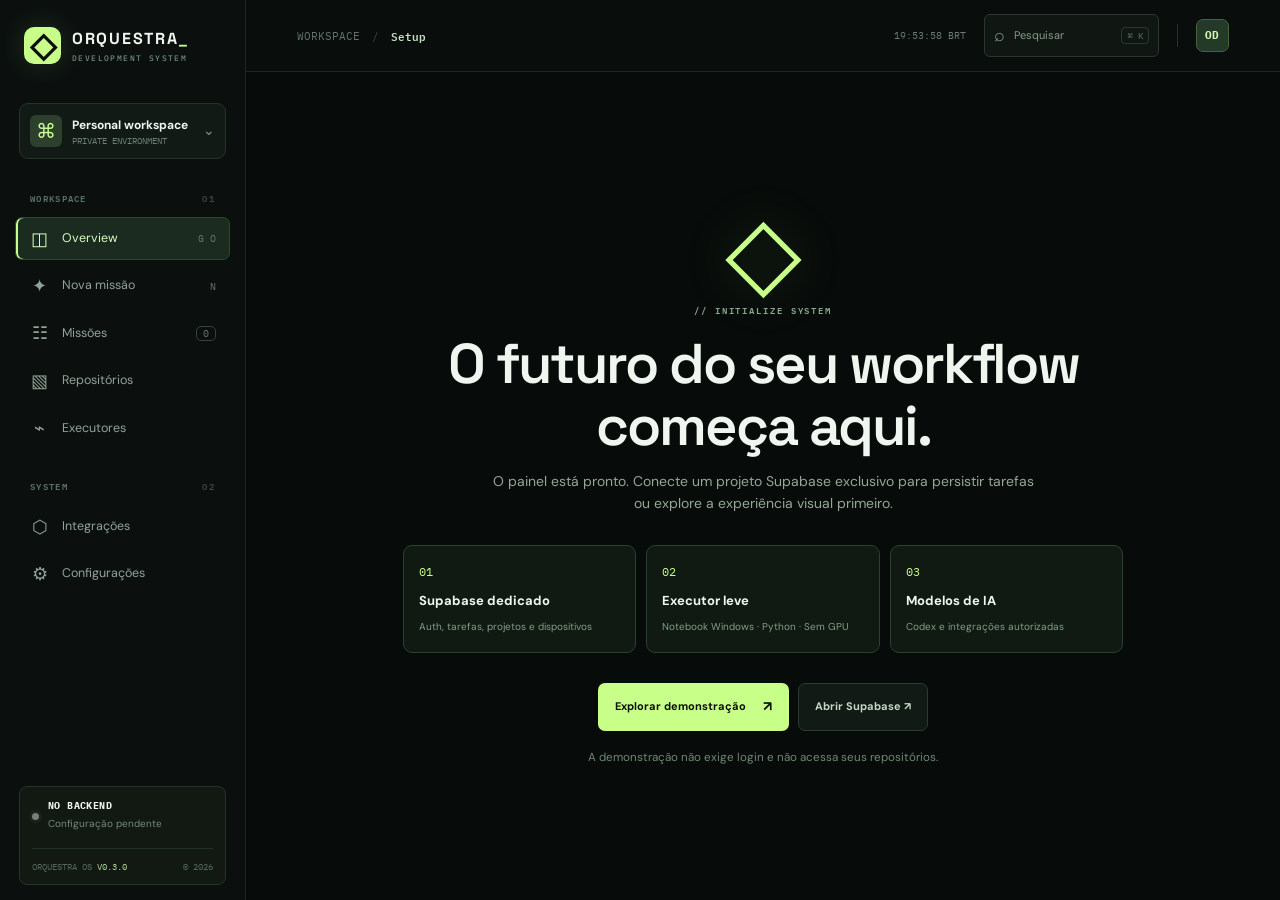
<file: web/index.html>
<!doctype html>
<html lang="pt-BR">
<head>
 <meta charset="utf-8"><meta name="viewport" content="width=device-width, initial-scale=1">
 <meta name="theme-color" content="#080b0b">
 <meta name="description" content="Orquestra Dev — Command center para desenvolvimento com agentes de IA.">
 <title>Orquestra Dev — Mission Control</title>
 <link rel="icon" href="data:image/svg+xml,%3Csvg xmlns='http://www.w3.org/2000/svg' viewBox='0 0 64 64'%3E%3Crect width='64' height='64' fill='%23080c0b'/%3E%3Cpath d='M32 7 57 32 32 57 7 32 32 7Zm0 13L20 32l12 12 12-12-12-12Z' fill='%23b3f982'/%3E%3C/svg%3E">
 <link rel="stylesheet" href="styles.css"><script src="config.js"></script>
</head>
<body>
<div class="app-shell">
 <aside class="sidebar" id="sidebar">
  <div class="brand"><div class="brand-mark"><span>◇</span></div><div><strong>ORQUESTRA<span class="brand-tick">_</span></strong><small>DEVELOPMENT SYSTEM</small></div><button class="side-collapse icon-button" id="sidebarToggle" aria-label="Recolher navegação">☰</button></div>
  <div class="workspace-chip"><span class="workspace-symbol">⌘</span><div class="workspace-info"><b>Personal workspace</b><small>PRIVATE ENVIRONMENT</small></div><span class="workspace-caret">⌄</span></div>
  <div class="side-title">WORKSPACE <span>01</span></div>
  <nav class="nav-menu" aria-label="Navegação principal">
   <button class="nav-link active" data-target="overview"><span class="nav-icon">◫</span><span>Overview</span><span class="nav-key">G O</span></button>
   <button class="nav-link" data-target="create"><span class="nav-icon">✦</span><span>Nova missão</span><span class="nav-key">N</span></button>
   <button class="nav-link" data-target="missions"><span class="nav-icon">☷</span><span>Missões</span><span class="count-pill" id="navTasksCount">0</span></button>
   <button class="nav-link" data-target="projects"><span class="nav-icon">▧</span><span>Repositórios</span></button>
   <button class="nav-link" data-target="nodes"><span class="nav-icon">⌁</span><span>Executores</span></button>
  </nav>
  <div class="side-title extra-space">SYSTEM <span>02</span></div>
  <nav class="nav-menu" aria-label="Configurações">
   <button class="nav-link" data-target="connections"><span class="nav-icon">⬡</span><span>Integrações</span></button>
   <button class="nav-link" data-target="settings"><span class="nav-icon">⚙</span><span>Configurações</span></button>
  </nav>
  <div class="sidebar-grow"></div>
  <div class="sidebar-bottom"><div class="environment-row"><span class="signal-dot" id="sideDot"></span><div><b id="sideConnection">SEM CONEXÃO</b><small id="sideMessage">Aguardando configuração</small></div></div><div class="sidebar-footer"><span>ORQUESTRA OS <span class="version">V0.3.0</span></span><span>© 2026</span></div></div>
 </aside>
 <div class="workspace">
  <div class="topbar"><div class="breadcrumbs"><span class="faint">WORKSPACE</span><span class="crumb-sep">/</span><strong id="breadcrumb">Overview</strong></div><div class="top-actions"><span class="top-clock" id="clock">--:--:-- BRT</span><button class="search-trigger" id="openSearch" aria-label="Abrir comandos"><span>⌕</span> Pesquisar <kbd>⌘ K</kbd></button><span class="top-divider"></span><button class="avatar" id="profileToggle" title="Conta e sessão">OD</button></div></div>
  <main class="main" id="main">
   <div class="mode-strip" id="demoBanner" hidden><span class="mode-pulse">●</span><b>DEMO MODE</b><span>Dados ilustrativos neste navegador. Nenhum agente está executando.</span><button id="exitDemo">Configurar conexão ↗</button></div>
   <section class="connect-screen" id="setup" hidden><div class="setup-mark">◇</div><div class="eyebrow">// INITIALIZE SYSTEM</div><h1>O futuro do seu workflow começa aqui.</h1><p>O painel está pronto. Conecte um projeto Supabase exclusivo para persistir tarefas ou explore a experiência visual primeiro.</p><div class="setup-commands"><div><span>01</span><strong>Supabase dedicado</strong><small>Auth, tarefas, projetos e dispositivos</small></div><div><span>02</span><strong>Executor leve</strong><small>Notebook Windows · Python · Sem GPU</small></div><div><span>03</span><strong>Modelos de IA</strong><small>Codex e integrações autorizadas</small></div></div><div class="setup-actions"><button class="btn primary" id="startDemo">Explorar demonstração <span>↗</span></button><a class="btn subdued" href="https://supabase.com/dashboard/projects" target="_blank" rel="noreferrer">Abrir Supabase ↗</a></div><small class="setup-note">A demonstração não exige login e não acessa seus repositórios.</small></section>
   <section class="auth-screen" id="auth" hidden><div class="auth-card"><div class="eyebrow">// AUTHENTICATION REQUIRED</div><div class="setup-mark small">◇</div><h1>Acesso autorizado.</h1><p>Entre com sua conta do ambiente privado Orquestra.</p><form id="loginForm"><label>Email<input name="email" type="email" autocomplete="username" placeholder="seu@email.com" required></label><label>Senha<input name="password" type="password" autocomplete="current-password" placeholder="••••••••" required></label><button class="btn primary" type="submit">Entrar no workspace <span>→</span></button><div class="error" id="loginError" role="alert"></div></form></div></section>
   <div id="app" hidden>
    <section class="page" id="overview"><div class="section-intro"><div><div class="eyebrow"><span class="live-square"></span> SYSTEM OVERVIEW <span class="slash">/</span> COMMAND CENTER</div><h1>Mission <i>Control.</i></h1><p>Seu centro de comando para construir, revisar e evoluir projetos com agentes.</p></div><div class="intro-actions"><button class="btn subdued" id="refresh">⟳ <span>Sincronizar</span></button><button class="btn primary" data-goto="create">✦ Nova missão <span>↗</span></button></div></div>
     <div class="dashboard-grid"><div class="hero-panel"><div class="hero-grid"></div><div class="hero-top"><span class="hero-tag">ORQUESTRA / CORE v0.3</span><span class="hero-uptime"><span class="signal-dot"></span> PLATFORM READY</span></div><div class="hero-content"><div class="hero-symbol">◇</div><div><div class="eyebrow">DEVELOPMENT. AMPLIFIED.</div><h2>Uma mente.<br><em>Múltiplos agentes.</em></h2><p>Do planejamento à entrega. Um só lugar para coordenar suas ferramentas, repositórios e missões.</p><button class="hero-cta" data-goto="create">INICIAR NOVA MISSÃO <span>↗</span></button></div></div><div class="hero-bottom"><span>01 — PLAN</span><span>02 — EXECUTE</span><span>03 — VALIDATE</span><span>04 — SHIP</span></div></div>
      <div class="terminal-panel"><div class="terminal-top"><div><span class="term-dots"><i></i><i></i><i></i></span><b>system/status.log</b></div><span>● READ ONLY</span></div><div class="terminal-body"><p><span>❯</span> orquestra status --summary</p><p><em>[ OK ]</em> interface web inicializada</p><p><em>[ OK ]</em> isolamento de ambientes</p><p><span class="warn">[ -- ]</span> <span id="terminalDb">backend não configurado</span></p><p><span class="warn">[ -- ]</span> <span id="terminalNode">nenhum executor online</span></p><p class="term-last">❯ <span class="cursor"></span></p></div><div class="terminal-footer"><span>SECURE BY DESIGN</span><span>● ORQ-KERNEL</span></div></div></div>
     <div class="section-line"><h2>Telemetria <span>/ estado atual</span></h2><div class="tiny-cap">DADOS DO WORKSPACE</div></div>
     <div class="metrics"><div class="metric"><div class="metric-head"><span>REPOSITÓRIOS</span><span class="metric-icon">▧</span></div><strong id="nProjects">0</strong><small>Projetos conectados</small><div class="metric-index">SYS.01</div></div><div class="metric"><div class="metric-head"><span>NA FILA</span><span class="metric-icon amber">◷</span></div><strong id="nQueued">0</strong><small>Aguardando execução</small><div class="metric-index">SYS.02</div></div><div class="metric"><div class="metric-head"><span>EM EXECUÇÃO</span><span class="metric-icon cyan">⌁</span></div><strong id="nRunning">0</strong><small>Missões ativas</small><div class="metric-index">SYS.03</div></div><div class="metric"><div class="metric-head"><span>CONCLUÍDAS</span><span class="metric-icon lime">✓</span></div><strong id="nCompleted">0</strong><small>Entregas registradas</small><div class="metric-index">SYS.04</div></div></div>
     <div class="bottom-grid"><div class="panel missions-panel"><div class="panel-head"><div><div class="eyebrow">// EXECUTION PIPELINE</div><h3>Missões recentes</h3></div><button class="text-button" data-goto="missions">VER TODAS ↗</button></div><div id="tasksList" class="mission-list"></div></div><div class="panel infrastructure-panel"><div class="panel-head"><div><div class="eyebrow">// NODE INFRASTRUCTURE</div><h3>Rede de execução</h3></div><span class="panel-cross">⌁</span></div><div class="network-display"><span class="network-ring r1"></span><span class="network-ring r2"></span><span class="network-ring r3"></span><span class="network-center">◇</span><span class="network-point pt1"></span><span class="network-point pt2"></span></div><div class="network-status"><div><span class="signal-dot" id="networkDot"></span><b id="networkText">Nenhum executor conectado</b></div><button class="text-button" data-goto="nodes">GERENCIAR ↗</button></div></div></div>
     <div class="security-foot"><span>⌑</span> ZERO TRUST DEVELOPMENT <span class="security-rule"></span> Tarefas permitidas, branches isolados, sem acesso irrestrito à produção.</div>
    </section>
    <section class="page" id="missions" hidden><div class="section-intro"><div><div class="eyebrow">// EXECUTION PIPELINE</div><h1>Mission <i>Board.</i></h1><p>Histórico rastreável das missões de desenvolvimento.</p></div><button class="btn primary" data-goto="create">✦ Nova missão ↗</button></div><div class="panel full-panel"><div class="panel-head"><h3>Fila de execução</h3><div class="pill-filters"><button class="filter active" data-filter="all">Todas</button><button class="filter" data-filter="queued">Fila</button><button class="filter" data-filter="running">Ativas</button><button class="filter" data-filter="completed">Concluídas</button></div></div><div id="missionsList" class="mission-list detailed"></div></div></section>
    <section class="page" id="create" hidden><div class="section-intro"><div><div class="eyebrow">// CREATE NEW OPERATION</div><h1>Nova <i>missão.</i></h1><p>Defina o objetivo. O executor seleciona apenas ações explicitamente permitidas.</p></div></div><div class="two-column"><div class="panel form-panel"><div class="panel-head"><h3>Parâmetros da missão</h3><span class="type-tag">CREATE / TASK</span></div><form id="taskForm"><label>01 / REPOSITÓRIO<select id="taskProject" required></select></label><label>02 / TÍTULO<input name="title" required minlength="3" maxlength="140" placeholder="Ex.: Corrigir inconsistência no dashboard"></label><label>03 / EXECUTOR<select name="kind"><option value="diagnose">Diagnóstico Git — somente leitura</option><option value="integrations">Verificar integrações — somente leitura</option><option value="codex">Codex — branch isolado</option></select></label><label>04 / DISPOSITIVO<select id="taskNode"><option value="">Qualquer executor autorizado</option></select></label><label>05 / OBJETIVO E CRITÉRIOS DE ACEITE<textarea name="instructions" required minlength="5" maxlength="12000" rows="7" placeholder="Descreva o problema, o comportamento esperado e os testes necessários..."></textarea></label><div class="error" id="taskError" role="alert"></div><button class="btn primary" type="submit">ADICIONAR À FILA <span>↗</span></button></form></div><div class="context-column"><div class="panel context-card"><div class="eyebrow">// EXECUTION POLICY</div><h3>Segurança primeiro.</h3><div class="context-feature"><span>01</span><div><b>Isolamento Git</b><small>Codex atua em branch separado e só com pasta autorizada.</small></div></div><div class="context-feature"><span>02</span><div><b>Comandos restritos</b><small>O painel nunca manda comandos de terminal arbitrários.</small></div></div><div class="context-feature"><span>03</span><div><b>Sem auto-deploy</b><small>Push, merge, mudanças fiscais e produção exigem aprovação.</small></div></div></div><div class="mini-terminal">$ create mission<span class="caret">_</span><br><span># status: awaiting your instructions</span></div></div></div></section>
    <section class="page" id="projects" hidden><div class="section-intro"><div><div class="eyebrow">// CODEBASE INVENTORY</div><h1>Repositórios<span class="dot-heading">.</span></h1><p>Projetos independentes, com permissões e caminhos autorizados no executor.</p></div></div><div class="two-column"><div class="panel form-panel"><div class="panel-head"><h3>Adicionar repositório</h3><span class="type-tag">GIT SOURCE</span></div><form id="projectForm"><label>NOME<input name="name" required minlength="2" maxlength="90" placeholder="Meu projeto"></label><label>URL DO GITHUB<input name="repo_url" type="url" placeholder="https://github.com/usuario/projeto"></label><div class="error" id="projectError" role="alert"></div><button class="btn primary" type="submit">SALVAR REPOSITÓRIO ↗</button></form><p class="form-hint">Adicionar uma URL não dá automaticamente acesso ao conteúdo privado. O executor precisa ter autenticação Git própria.</p></div><div class="panel"><div class="panel-head"><h3>Repositórios cadastrados</h3><span class="type-tag" id="projectCount">0 TOTAL</span></div><div id="projectsList" class="stack"></div></div></div></section>
    <section class="page" id="nodes" hidden><div class="section-intro"><div><div class="eyebrow">// DEVICE REGISTRY</div><h1>Executor <i>Network.</i></h1><p>Conecte notebooks e servidores sem abrir portas ou expor credenciais dos seus projetos.</p></div></div><div class="two-column"><div class="panel form-panel"><div class="panel-head"><h3>Parear um executor</h3><span class="type-tag">DEVICE TOKEN</span></div><form id="nodeForm"><label>NOME DO DISPOSITIVO<input name="name" required maxlength="90" placeholder="Notebook da empresa"></label><div class="error" id="nodeError" role="alert"></div><button class="btn primary" type="submit">GERAR PAREAMENTO ↗</button></form><div class="secret" id="pairResult" hidden></div><p class="form-hint">O segredo aparece uma vez e só deve ficar em arquivo local fora do Git.</p></div><div class="panel"><div class="panel-head"><h3>Estações registradas</h3><span class="type-tag" id="nodeCount">0 DEVICES</span></div><div id="nodesList" class="stack"></div></div></div></section>
    <section class="page" id="connections" hidden><div class="section-intro"><div><div class="eyebrow">// PROVIDER CONNECTIVITY</div><h1>Integrações<span class="dot-heading">.</span></h1><p>Provedores e ferramentas, sem confundir assinatura de chat com chave de API.</p></div></div><div class="connection-grid"><div class="connection-card"><div class="connection-icon">◇</div><h3>GitHub</h3><p>Repositórios, branches e rastreabilidade. Acesso definido por credenciais Git no executor.</p><span class="integration-state">REQUER AUTENTICAÇÃO LOCAL</span></div><div class="connection-card"><div class="connection-icon">⌘</div><h3>Codex</h3><p>Modelo hospedado, autenticado pela CLI oficial quando disponível; requer instalação e login.</p><span class="integration-state">CONFIGURAÇÃO NO EXECUTOR</span></div><div class="connection-card"><div class="connection-icon">◉</div><h3>Supabase</h3><p>Autenticação, fila, projetos e auditoria deste produto, em banco separado.</p><span class="integration-state" id="supabaseConnection">NÃO CONFIGURADO</span></div><div class="connection-card"><div class="connection-icon">✳</div><h3>Claude Code</h3><p>Revisão de código por cliente oficial. O Pro não é uma API livre para o roteador.</p><span class="integration-state">ROADMAP / SEM EXECUTOR</span></div><div class="connection-card"><div class="connection-icon">✧</div><h3>Gemini</h3><p>API gratuita elegível para tarefas sem dados sensíveis. Ainda não conectada.</p><span class="integration-state">ROADMAP / SEM API</span></div><div class="connection-card"><div class="connection-icon">⎙</div><h3>Argoplace Print</h3><p>Aplicativo operacional independente. A Orquestra pode inspecionar instalação e código.</p><span class="integration-state">DIAGNÓSTICO LOCAL OPCIONAL</span></div></div></section>
    <section class="page" id="settings" hidden><div class="section-intro"><div><div class="eyebrow">// SYSTEM CONFIGURATION</div><h1>Preferências<span class="dot-heading">.</span></h1><p>Controles do seu ambiente pessoal.</p></div></div><div class="panel form-panel"><div class="panel-head"><h3>Sessão e ambiente</h3><span class="type-tag">ACCOUNT</span></div><div class="settings-row"><div><b>Modo atual</b><small id="settingsMode">Aguardando configuração</small></div><span class="type-tag" id="settingsTag">PENDING</span></div><div class="settings-row"><div><b>Atualização</b><small>Ao visualizar a aba, a cada 30 segundos no modo conectado</small></div><span class="type-tag">30 SEC</span></div><div class="settings-row"><div><b>Segurança operacional</b><small>Sem comandos arbitrários nem mudanças automáticas em produção</small></div><span class="type-tag">ENFORCED</span></div><div class="settings-actions"><button id="logout" class="btn subdued" hidden>Encerrar sessão</button><button id="settingsExitDemo" class="btn subdued" hidden>Configurar backend ↗</button></div></div></section>
   </div>
  </main>
 </div>
</div>
<div class="command-mask" id="commandMask" hidden><div class="command-box" role="dialog" aria-label="Busca rápida"><div class="command-entry"><span>⌕</span><input id="commandInput" placeholder="Ir para uma área..." autocomplete="off"><kbd>ESC</kbd></div><div id="commandResults"></div><div class="command-bottom">ORQUESTRA / COMMAND PALETTE <span>↑ ↓ PARA NAVEGAR</span></div></div></div>
<div class="toast" id="toast" role="status" hidden></div>
<script type="module" src="app.js"></script>
</body></html>
</file>
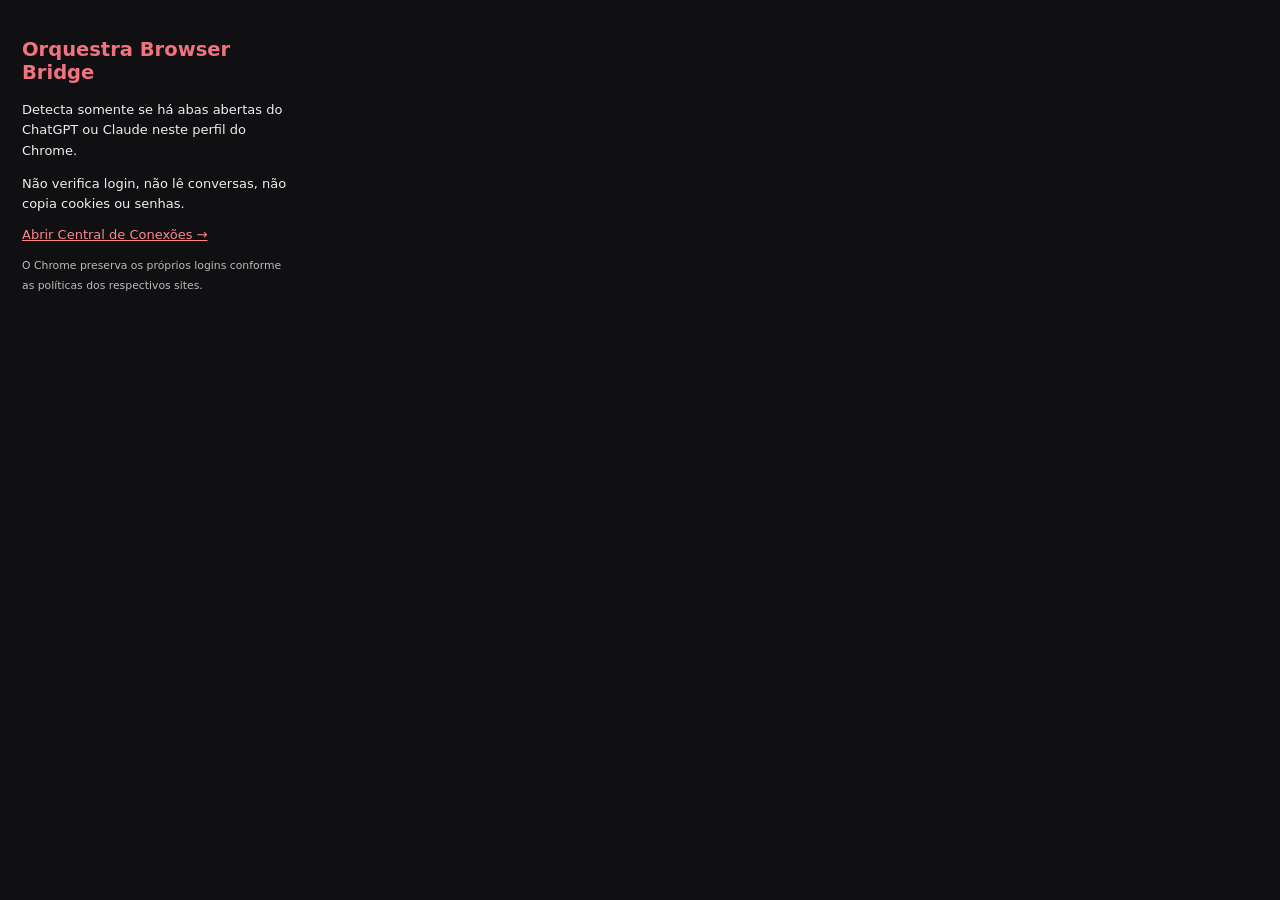
<file: browser-bridge/popup.html>
<!doctype html><html lang="pt-BR"><meta charset="utf-8">
<style>body{background:#101012;color:#eee;font:13px system-ui;width:270px;padding:14px}h2{color:#f1737f}p{line-height:1.55}a{color:#ff858d}small{color:#bbb}</style>
<h2>Orquestra Browser Bridge</h2>
<p>Detecta somente se há abas abertas do ChatGPT ou Claude neste perfil do Chrome.</p>
<p>Não verifica login, não lê conversas, não copia cookies ou senhas.</p>
<a href="https://orquestra-dev-app.vercel.app/" target="_blank" rel="noopener noreferrer">Abrir Central de Conexões →</a>
<p><small>O Chrome preserva os próprios logins conforme as políticas dos respectivos sites.</small></p>
</html>
</file>
<file: web/styles.css>
@import url('https://fonts.googleapis.com/css2?family=DM+Sans:wght@400;500;600;700&family=Space+Grotesk:wght@400;500;600;700&family=IBM+Plex+Mono:wght@400;500;600;700&display=swap');
:root{color-scheme:dark;--bg:#070b0a;--s1:#0c1110;--s2:#111817;--s3:#151e1b;--line:#202b27;--dim:#64776e;--text:#eff5ef;--muted:#9cac9f;--lime:#c7ff89;--lime2:#a6e870;--cyan:#6adaca;--amber:#edc17a;--radius:12px}*{box-sizing:border-box}body{margin:0;background:var(--bg);color:var(--text);font:14px/1.55 'DM Sans',sans-serif;min-width:320px}button,input,textarea,select{font:inherit}button{cursor:pointer}a{color:inherit;text-decoration:none}button:disabled{opacity:.5;cursor:not-allowed}[hidden]{display:none!important}::selection{background:var(--lime);color:var(--bg)}.app-shell{display:flex;min-height:100vh}.sidebar{width:246px;flex:none;background:#0b100f;border-right:1px solid #1a2821;padding:27px 15px 15px;display:flex;flex-direction:column;position:sticky;top:0;height:100vh;z-index:5}.brand{display:flex;gap:11px;align-items:center;padding:0 9px}.brand-mark{width:37px;height:37px;display:grid;place-items:center;background:#c8ff88;color:#09100c;border-radius:10px;font-size:34px;line-height:1;font-weight:700;box-shadow:0 0 28px #bdff8324}.brand strong{font:700 16px 'Space Grotesk',sans-serif;letter-spacing:1.7px}.brand-tick{color:var(--lime)}.brand small{display:block;font:500 8px 'IBM Plex Mono',monospace;letter-spacing:1.4px;color:#718d7a;margin-top:2px}.side-collapse{display:none}.workspace-chip{margin:39px 4px 31px;padding:11px 10px;background:#121a16;border:1px solid #253229;border-radius:9px;display:flex;align-items:center;gap:10px}.workspace-symbol{border-radius:6px;width:32px;height:32px;display:grid;place-items:center;background:#2d3f2d;color:#cafc99;font-size:20px}.workspace-info{min-width:0;flex:1}.workspace-info b{font-size:12px;display:block;white-space:nowrap}.workspace-info small{color:#698072;display:block;font:9px 'IBM Plex Mono',monospace;white-space:nowrap}.workspace-caret{color:#829385}.side-title{padding:0 15px;color:#597064;font:600 9px 'IBM Plex Mono',monospace;letter-spacing:1.3px;margin-bottom:11px;display:flex;justify-content:space-between}.side-title span{color:#354b3c}.extra-space{margin-top:28px}.nav-menu{display:grid;gap:4px}.nav-link{width:100%;display:flex;align-items:center;gap:12px;padding:11px 13px;background:none;border:1px solid transparent;border-radius:7px;text-align:left;color:#92a297;font-size:12.5px}.nav-link:hover{background:#17201a;color:#d9e8d7}.nav-link.active{background:#1b2b20;color:#d8ffc1;border-color:#2e462d;box-shadow:inset 2px 0 0 var(--lime)}.nav-icon{font-size:18px;width:21px;line-height:1;text-align:center}.nav-key,.count-pill{margin-left:auto;font:10px 'IBM Plex Mono',monospace;color:#647967}.count-pill{border:1px solid #354335;border-radius:5px;padding:0 6px}.sidebar-grow{flex:1}.sidebar-bottom{border:1px solid #26332b;background:#121913;border-radius:8px;padding:12px;margin:20px 4px 0}.environment-row{display:flex;gap:9px;align-items:center}.signal-dot{width:7px;height:7px;display:inline-block;flex:none;background:#738176;border-radius:50%;box-shadow:0 0 0 3px #7c837515}.signal-dot.on{background:var(--lime);box-shadow:0 0 0 4px #b3f98912,0 0 14px #aeed78aa}.environment-row b{display:block;font:700 10px 'IBM Plex Mono',monospace;letter-spacing:.4px}.environment-row small{font-size:10px;color:#75897b}.sidebar-footer{display:flex;justify-content:space-between;border-top:1px solid #253126;margin-top:14px;padding-top:12px;color:#51685a;font:9px 'IBM Plex Mono',monospace}.version{color:#b1d695}.workspace{flex:1;min-width:0}.topbar{height:72px;padding:0 clamp(24px,4vw,64px);border-bottom:1px solid #1d2823;display:flex;align-items:center;justify-content:space-between;background:#090d0c}.breadcrumbs{display:flex;gap:12px;align-items:center;font:11px 'IBM Plex Mono',monospace}.breadcrumbs .faint{color:#617569}.crumb-sep{color:#394c42}.breadcrumbs strong{font-weight:600;color:#c8dec8}.top-actions{display:flex;align-items:center;gap:18px}.top-clock{font:10px 'IBM Plex Mono',monospace;color:#687c6f}.search-trigger{background:#101713;border:1px solid #29382e;border-radius:6px;color:#879b88;min-width:175px;padding:7px 9px;display:flex;align-items:center;gap:9px;font-size:11px;text-align:left}.search-trigger>span{font-size:18px}.search-trigger kbd{margin-left:auto;border:1px solid #29392e;padding:2px 5px;border-radius:4px;color:#5e7465;font:9px 'IBM Plex Mono',monospace}.top-divider{height:23px;width:1px;background:#273229}.avatar{width:33px;height:33px;border-radius:7px;background:#233a29;color:#d3fab5;border:1px solid #45633e;font:700 11px 'IBM Plex Mono',monospace}.main{padding:38px clamp(24px,4vw,64px) 50px;max-width:1700px;margin:auto}.page{animation:rise .28s ease}.eyebrow{font:600 9px 'IBM Plex Mono',monospace;letter-spacing:1.9px;color:#88a88e;text-transform:uppercase}.live-square{display:inline-block;width:7px;height:7px;background:var(--lime);margin-right:6px}.slash{color:#4c6551;margin:0 5px}.section-intro{display:flex;justify-content:space-between;align-items:end;gap:22px;margin-bottom:29px}.section-intro h1{font:600 clamp(38px,4vw,60px)/1.05 'Space Grotesk',sans-serif;letter-spacing:-2.2px;margin:11px 0}.section-intro h1 i{font-style:normal;color:var(--lime)}.dot-heading{color:var(--lime)}.section-intro p{font-size:12.5px;color:#85968c;margin:0}.intro-actions{display:flex;gap:8px;margin-bottom:5px}.btn{display:inline-flex;gap:17px;align-items:center;justify-content:center;border:1px solid transparent;font-size:11px;font-weight:700;border-radius:7px;padding:12px 16px;white-space:nowrap}.btn.primary{background:var(--lime);color:#071009}.btn.primary:hover{background:#e2ffbb}.btn.subdued{background:#111a15;color:#c5d7c4;border-color:#2a3c2f}.btn.subdued:hover{background:#18271d}.btn span:last-child{font-size:14px}.dashboard-grid{display:grid;grid-template-columns:minmax(0,1.75fr) minmax(270px,1fr);gap:16px}.hero-panel{min-height:318px;background:radial-gradient(circle at 80% 34%,#2a4c294f 0,transparent 55%),linear-gradient(113deg,#17241a 0%,#101a13 60%,#142117 100%);border:1px solid #345238;border-radius:12px;position:relative;overflow:hidden;padding:21px 26px;display:flex;flex-direction:column}.hero-grid{position:absolute;inset:0;pointer-events:none;opacity:.19;background-image:linear-gradient(#6fb47b45 1px,transparent 1px),linear-gradient(90deg,#6fb47b45 1px,transparent 1px);background-size:38px 38px;mask-image:linear-gradient(to left,#000,transparent 90%)}.hero-top,.hero-bottom,.hero-content{position:relative;z-index:1}.hero-top{display:flex;justify-content:space-between;gap:15px}.hero-tag,.hero-uptime,.hero-bottom{font:600 9px 'IBM Plex Mono',monospace;letter-spacing:.7px;color:#8fad92}.hero-uptime{display:flex;gap:9px;align-items:center}.hero-uptime .signal-dot{width:5px;height:5px;background:var(--lime)}.hero-content{display:flex;align-items:center;gap:26px;flex:1}.hero-symbol{font-size:clamp(80px,9vw,145px);line-height:1;color:var(--lime);text-shadow:0 0 100px #acfc6b44;font-family:Georgia,serif;transform:rotate(-10deg);flex:none}.hero-content .eyebrow{color:#8daf86}.hero-content h2{font:600 clamp(25px,2.4vw,38px)/1.12 'Space Grotesk',sans-serif;letter-spacing:-1.4px;margin:8px 0 8px}.hero-content em{font-style:normal;color:var(--lime)}.hero-content p{font-size:11.5px;line-height:1.55;max-width:325px;color:#b2c7af;margin:0 0 14px}.hero-cta{background:transparent;border:none;color:#d6fbb6;letter-spacing:1.2px;font:700 9px 'IBM Plex Mono',monospace;padding:0}.hero-cta span{margin-left:13px;font-size:15px}.hero-bottom{display:flex;justify-content:space-between;border-top:1px solid #36523a;padding-top:15px;color:#87a78b}.terminal-panel{border:1px solid #2a3730;background:#0c1210;border-radius:12px;overflow:hidden;display:flex;flex-direction:column}.terminal-top{padding:14px 17px;border-bottom:1px solid #25332a;display:flex;justify-content:space-between;gap:8px;align-items:center;color:#718575;font:10px 'IBM Plex Mono',monospace}.terminal-top>div{display:flex;align-items:center;gap:12px}.terminal-top>span{color:#5e8664;font-size:9px}.term-dots{display:flex;gap:5px}.term-dots i{width:7px;height:7px;border-radius:50%;background:#8d6a5c}.term-dots i:nth-child(2){background:#ad9665}.term-dots i:nth-child(3){background:#66876b}.terminal-body{flex:1;padding:22px 19px;color:#8aa38d;font:11px/1.5 'IBM Plex Mono',monospace}.terminal-body p{margin:0 0 13px}.terminal-body p:first-child{color:#dceadc;margin-bottom:24px}.terminal-body p>span:first-child{color:#b8fc8d}.terminal-body em{font-style:normal;color:#9fd99f}.terminal-body .warn{color:#d9a86d!important}.term-last{margin-top:30px!important;color:#c4ff8a}.cursor{display:inline-block;background:#c2ff8f;width:7px;height:12px;vertical-align:-2px;animation:blink 1s steps(2) infinite}.terminal-footer{border-top:1px solid #253329;padding:12px 19px;display:flex;justify-content:space-between;color:#57735c;font:8px 'IBM Plex Mono',monospace;letter-spacing:1px}.section-line{display:flex;justify-content:space-between;align-items:center;margin:33px 0 15px}.section-line h2{font:600 17px 'Space Grotesk',sans-serif;margin:0}.section-line h2 span{font-size:12px;color:#697c6c;font-weight:400}.tiny-cap{color:#506658;font:9px 'IBM Plex Mono',monospace;letter-spacing:.8px}.metrics{display:grid;grid-template-columns:repeat(4,minmax(0,1fr));gap:13px}.metric{background:#0d1411;border:1px solid #28392d;border-radius:10px;padding:17px 19px 13px;min-height:145px;position:relative;overflow:hidden}.metric::before{content:'';height:2px;position:absolute;top:0;left:18px;right:18px;background:linear-gradient(90deg,#a7ef72,transparent);opacity:.55}.metric-head{display:flex;justify-content:space-between;align-items:center;gap:6px;color:#8fa491;font:600 9px 'IBM Plex Mono',monospace;letter-spacing:.6px}.metric-icon{font-size:18px;color:#91b898}.metric-icon.amber{color:var(--amber)}.metric-icon.cyan{color:var(--cyan)}.metric-icon.lime{color:var(--lime)}.metric strong{display:block;font:600 37px 'Space Grotesk',sans-serif;letter-spacing:-1.2px;margin:8px 0 0}.metric small{display:block;color:#8b9f8e;font-size:10.5px}.metric-index{font:8px 'IBM Plex Mono',monospace;letter-spacing:.5px;color:#455e4a;position:absolute;bottom:13px;right:15px}.bottom-grid{display:grid;grid-template-columns:minmax(0,1.7fr) minmax(270px,1fr);gap:16px;margin-top:19px}.panel{border:1px solid #27352c;background:#0c1310;border-radius:10px;padding:21px;margin-bottom:16px}.panel-head{display:flex;align-items:center;justify-content:space-between;gap:12px;margin-bottom:17px}.panel h3{font:600 18px 'Space Grotesk',sans-serif;margin:3px 0}.text-button{background:none;border:none;color:#b8f18e;font:700 9px 'IBM Plex Mono',monospace;letter-spacing:1px}.mission-list{display:grid;gap:8px}.mission{background:#101a14;border:1px solid #23352a;border-radius:8px;padding:13px 14px;display:flex;align-items:center;gap:12px}.mission-icon{width:36px;height:36px;border-radius:8px;display:grid;place-items:center;background:#1e3223;color:#c4fa9b;font-size:18px;flex:none}.mission-main{min-width:0;flex:1}.mission-main b{font-size:12px;display:block;white-space:nowrap;overflow:hidden;text-overflow:ellipsis}.mission-main small{font:9px 'IBM Plex Mono',monospace;color:#7f9882;display:block;margin-top:4px}.state-badge{font:600 9px 'IBM Plex Mono',monospace;letter-spacing:.4px;border:1px solid #355339;background:#17261b;color:#b5d9a0;border-radius:5px;padding:5px 8px;white-space:nowrap}.state-badge.queued{color:#eccb83;background:#2a2518;border-color:#4a3823}.state-badge.running{color:#8adacd;background:#142929;border-color:#28514c}.state-badge.failed{color:#f3aa94;background:#321d1c;border-color:#66312d}.state-badge.completed{color:#bff59d;background:#1c2e20;border-color:#365d37}.mission-report{padding:11px 2px 0;color:#85b790;font-size:11px}.mission-report pre{font:10px/1.6 'IBM Plex Mono',monospace;white-space:pre-wrap;overflow-wrap:anywhere;max-height:240px;overflow:auto;border-top:1px solid #2a3b2d;padding:14px 0 0;color:#c9d4cb}.empty{padding:32px;text-align:center;color:#7a917d;border:1px dashed #2b4130;border-radius:8px;font-size:12px}.infrastructure-panel{display:flex;flex-direction:column}.panel-cross{font-size:24px;color:#60866b}.network-display{flex:1;min-height:145px;position:relative;display:grid;place-items:center;overflow:hidden}.network-ring{position:absolute;border:1px solid #27442c;border-radius:50%;width:85px;height:85px;box-shadow:0 0 30px #90ff5610}.network-ring.r2{width:152px;height:152px}.network-ring.r3{width:220px;height:220px}.network-ring:after{content:'';position:absolute;top:50%;left:0;right:0;height:1px;background:#29472d26}.network-center{font-size:56px;color:var(--lime);z-index:1;text-shadow:0 0 40px #b0ff7b5e}.network-point{position:absolute;width:6px;height:6px;border-radius:50%;background:var(--lime);box-shadow:0 0 14px var(--lime)}.pt1{transform:translate(73px,-18px)}.pt2{transform:translate(-66px,53px);opacity:.7}.network-status{display:flex;align-items:center;justify-content:space-between;gap:8px;border-top:1px solid #253728;padding-top:15px}.network-status>div{display:flex;align-items:center;gap:9px}.network-status b{font-weight:500;font-size:11px;color:#b5c6b7}.security-foot{display:flex;align-items:center;gap:12px;margin-top:12px;color:#6b866e;font:9px 'IBM Plex Mono',monospace;letter-spacing:.6px}.security-foot>span:first-child{color:var(--lime);font-size:18px}.security-rule{height:1px;background:#283a2e;width:44px}.mode-strip{border:1px solid #62512e;background:#211d12;padding:10px 14px;margin:-10px 0 26px;border-radius:8px;display:flex;align-items:center;gap:12px;color:#e9ce91;font-size:11px}.mode-strip b{font:700 10px 'IBM Plex Mono',monospace}.mode-strip button{margin-left:auto;background:none;border:0;color:#f3da9b;font-weight:700;font-size:11px}.mode-pulse{font-size:11px}.full-panel{min-height:240px}.pill-filters{display:flex;gap:5px;flex-wrap:wrap}.filter{background:#111d15;color:#829987;border:1px solid #2a3c2e;padding:6px 9px;border-radius:5px;font:10px 'IBM Plex Mono',monospace}.filter.active{background:#263e27;color:var(--lime);border-color:#47653c}.mission-list.detailed{grid-template-columns:1fr}.mission-list.detailed .mission{padding:19px}.two-column{display:grid;grid-template-columns:minmax(0,1.1fr) minmax(0,1fr);gap:17px}.form-panel{min-width:0}.type-tag{font:9px 'IBM Plex Mono',monospace;border:1px solid #34503b;background:#1b291e;color:#8cad88;padding:5px 7px;border-radius:5px}.form-panel form{display:grid;gap:20px}form label{display:grid;gap:8px;font:600 10px 'IBM Plex Mono',monospace;letter-spacing:.5px;color:#a2baa3}input,select,textarea{width:100%;border:1px solid #324538;background:#0a100d;color:#e8f2e6;border-radius:7px;padding:12px 13px;outline:none;min-width:0}textarea{resize:vertical;line-height:1.6}input:focus,select:focus,textarea:focus{border-color:#9de479;box-shadow:0 0 0 3px #9de47918}input::placeholder,textarea::placeholder{color:#566b59}form .btn{justify-self:start}.error{font-size:11px;color:#e99591}.form-hint{font-size:11px;color:#7b9580;line-height:1.7;margin-top:22px}.context-feature{display:flex;align-items:start;gap:15px;padding:17px 0;border-bottom:1px solid #263429}.context-feature>span{color:#8ca989;font:11px 'IBM Plex Mono',monospace}.context-feature b{font-size:13px}.context-feature small{display:block;color:#809683;font-size:11px;margin-top:4px}.mini-terminal{font:12px/2 'IBM Plex Mono',monospace;background:#0b100e;border:1px solid #263528;padding:17px;color:var(--lime);border-radius:8px}.mini-terminal>span{color:#6e8772}.mini-terminal .caret{color:#b2f993}.stack{display:grid;gap:8px}.item{display:flex;justify-content:space-between;gap:12px;align-items:start;padding:14px;background:#121c15;border:1px solid #263b2b;border-radius:7px}.item strong{font-size:12px;display:block}.item small{font-size:10px;color:#8ca18e;display:block;margin-top:4px;overflow-wrap:anywhere}.item code{font-size:9px;color:#72977b;overflow-wrap:anywhere;max-width:150px}.secret{background:#202417;border:1px solid #657447;border-radius:8px;padding:13px;overflow-wrap:anywhere;margin-top:18px}.secret pre{white-space:pre-wrap;color:#d9f3c1;font-size:10px}.connection-grid{display:grid;grid-template-columns:repeat(3,minmax(0,1fr));gap:14px}.connection-card{background:#0e1511;border:1px solid #2b3a2f;border-radius:10px;padding:22px;min-height:222px;display:flex;flex-direction:column}.connection-icon{font-size:30px;color:var(--lime);height:46px}.connection-card h3{font:600 19px 'Space Grotesk',sans-serif;margin:3px 0 9px}.connection-card p{font-size:11.5px;color:#849985;line-height:1.6;margin:0 0 19px;flex:1}.integration-state{color:#b6d7a4;font:9px 'IBM Plex Mono',monospace;border-top:1px solid #2d3b30;padding-top:11px}.settings-row{display:flex;justify-content:space-between;align-items:center;gap:10px;padding:18px 0;border-bottom:1px solid #29362c}.settings-row b{font-size:12px}.settings-row small{display:block;color:#829485;font-size:11px;margin-top:5px}.settings-actions{margin-top:20px;display:flex;gap:10px}.connect-screen,.auth-screen{max-width:760px;margin:8vh auto 0;text-align:center;padding:20px}.connect-screen h1,.auth-screen h1{font:600 clamp(34px,5vw,56px)/1.1 'Space Grotesk',sans-serif;letter-spacing:-2px;margin:15px auto}.connect-screen p,.auth-screen p{color:#95a796;font-size:14px;max-width:560px;margin:0 auto 28px}.setup-mark{font:100px/1 'Space Grotesk',sans-serif;color:var(--lime);text-shadow:0 0 50px #baff7640}.setup-mark.small{font-size:64px}.setup-commands{display:grid;grid-template-columns:repeat(3,1fr);gap:10px;text-align:left;margin:30px 0}.setup-commands>div{background:#101a13;border:1px solid #2a4030;padding:15px;border-radius:9px}.setup-commands>div span{font:12px 'IBM Plex Mono',monospace;color:var(--lime)}.setup-commands strong{display:block;font-size:13px;margin:9px 0 4px}.setup-commands small{color:#839d87;font-size:10px}.setup-actions{display:flex;gap:9px;justify-content:center}.setup-note{display:block;margin-top:17px;color:#6f8874}.auth-card{background:#101913;border:1px solid #304936;border-radius:12px;padding:36px;text-align:left;max-width:500px;margin:auto}.auth-card .setup-mark{text-align:center}.auth-card form{display:grid;gap:16px}.auth-card form .btn{width:100%}.command-mask{position:fixed;inset:0;background:#030604bb;z-index:30;display:flex;justify-content:center;align-items:flex-start;padding:15vh 15px}.command-box{width:min(540px,100%);background:#101a14;border:1px solid #517347;box-shadow:0 30px 150px #000c;border-radius:10px;overflow:hidden}.command-entry{padding:13px 18px;display:flex;align-items:center;gap:11px;border-bottom:1px solid #2a412f}.command-entry>span{color:var(--lime);font-size:25px}.command-entry input{border:0;background:none;font-size:14px;flex:1;padding:6px;color:var(--text)}.command-entry input:focus{box-shadow:none}.command-entry kbd{font:9px 'IBM Plex Mono',monospace;border:1px solid #416247;border-radius:4px;padding:4px;color:#94af91}.command-item{display:flex;width:calc(100% - 20px);margin:5px 10px;gap:12px;align-items:center;padding:12px 13px;text-align:left;border:0;border-radius:6px;background:transparent;color:#c7dccc}.command-item:hover{background:#243a28;color:var(--lime)}.command-item span{color:#9deb7a}.command-bottom{border-top:1px solid #293a2e;padding:12px 20px;color:#607767;font:9px 'IBM Plex Mono',monospace;display:flex;justify-content:space-between}.toast{position:fixed;bottom:20px;right:20px;z-index:50;background:#213b26;color:#d7f9ce;border:1px solid #547d50;border-radius:8px;box-shadow:0 10px 30px #0009;padding:13px 18px;font-size:12px;max-width:350px}@keyframes blink{50%{opacity:0}}@keyframes rise{from{opacity:0;transform:translateY(6px)}to{opacity:1;transform:translateY(0)}}
@media(max-width:1200px){.dashboard-grid,.bottom-grid{grid-template-columns:1fr 1fr}.hero-content{gap:10px}.hero-symbol{font-size:88px}.hero-content h2{font-size:27px}.hero-panel{padding:19px}.hero-content p{font-size:10px}.metrics{gap:8px}.metric{padding:14px}}
@media(max-width:1030px){.sidebar{width:73px;padding:25px 9px 12px}.brand{padding:0 7px}.brand>div:nth-child(2),.workspace-chip,.side-title,.nav-link>span:not(.nav-icon),.sidebar-bottom{display:none}.nav-menu{margin-top:35px}.nav-link{justify-content:center}.nav-link .nav-icon{width:auto}.sidebar .brand-mark{width:38px;flex:none}.dashboard-grid,.bottom-grid{grid-template-columns:1fr 1fr}.hero-symbol{font-size:60px}.hero-content h2{font-size:24px}}
@media(max-width:780px){.topbar{padding:0 17px}.main{padding:26px 17px}.top-clock,.search-trigger{display:none}.top-actions{gap:7px}.sidebar{width:60px}.metrics{grid-template-columns:repeat(2,minmax(0,1fr))}.dashboard-grid,.bottom-grid,.two-column{grid-template-columns:1fr}.hero-panel{min-height:340px}.hero-symbol{font-size:115px}.hero-content h2{font-size:34px}.hero-content p{font-size:12px}.connection-grid{grid-template-columns:repeat(2,minmax(0,1fr))}.section-intro{align-items:start;flex-direction:column}.section-intro h1{font-size:44px}.mode-strip{flex-wrap:wrap}.mode-strip button{margin-left:0}.network-display{height:160px}}
@media(max-width:480px){.sidebar{width:51px;padding:16px 4px}.brand{padding:0 3px}.brand-mark{width:36px;height:36px}.nav-link{padding:10px}.topbar{height:56px}.top-divider{display:none}.hero-content{gap:5px}.hero-symbol{font-size:59px}.hero-content h2{font-size:25px}.hero-bottom{font-size:7px}.hero-panel{padding:16px;min-height:295px}.intro-actions{width:100%}.intro-actions .btn{flex:1}.section-intro h1{font-size:37px}.connection-grid{grid-template-columns:1fr}.setup-commands{grid-template-columns:1fr}.setup-actions{flex-direction:column}.metrics{gap:7px}.metric{min-height:130px;padding:12px}.metric strong{font-size:30px}.panel{padding:15px}.security-foot{font-size:8px;line-height:1.7}.pill-filters{gap:3px}.filter{font-size:9px;padding:4px}.breadcrumbs{font-size:10px}.breadcrumbs .faint{display:none}}
</file>
